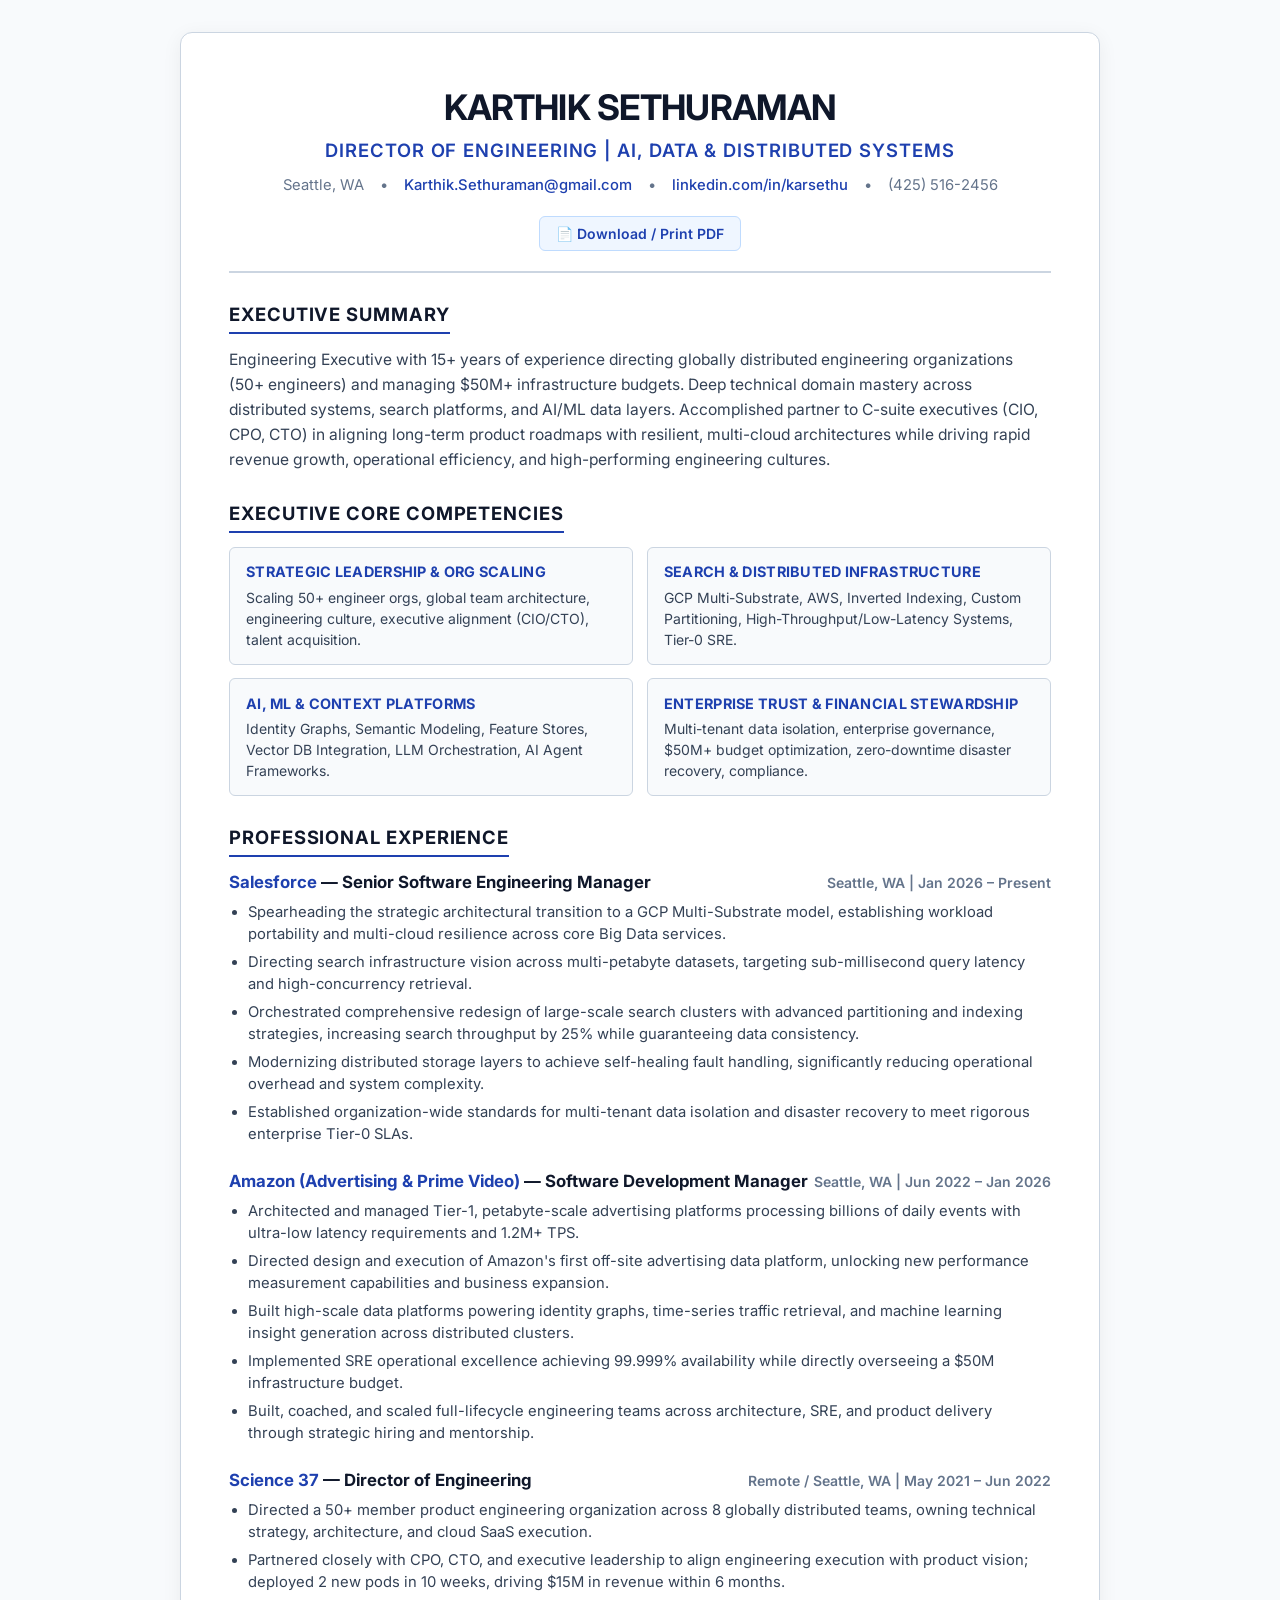
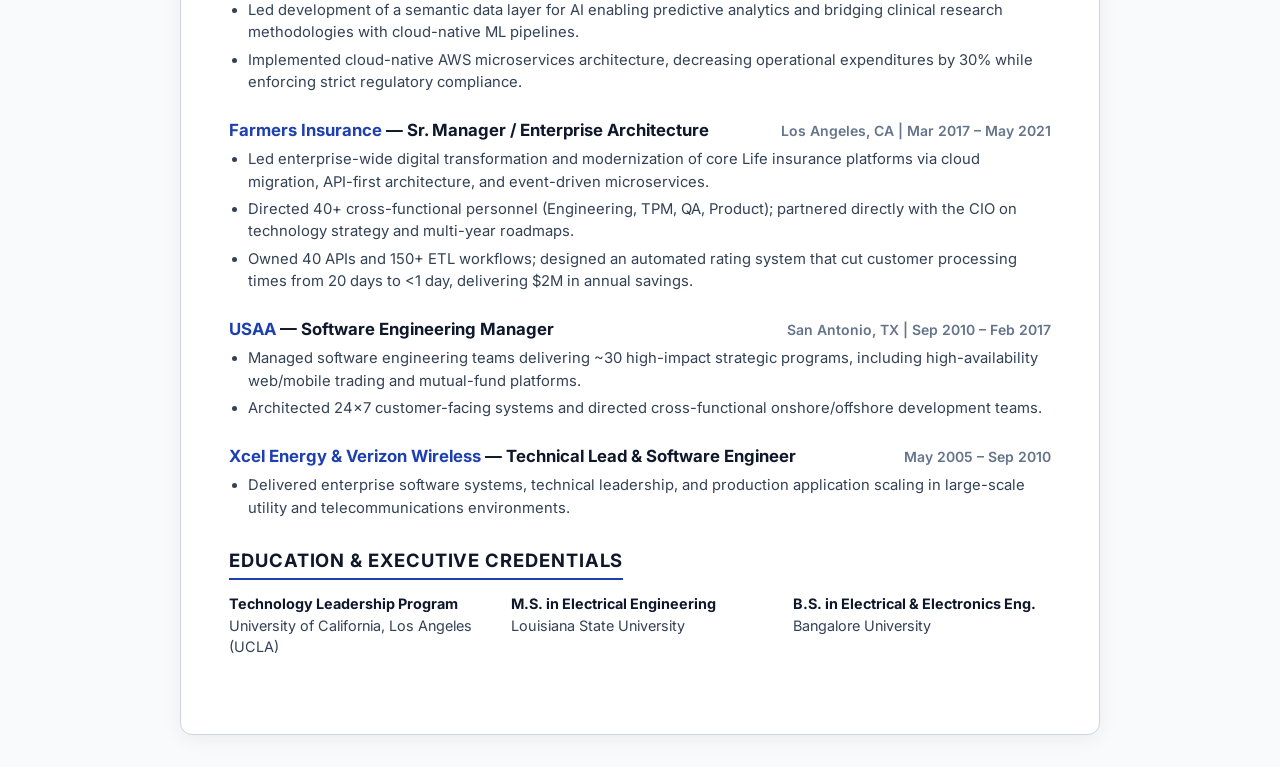
<file: index.html>
<!DOCTYPE html>
<html lang="en">
<head>
    <meta charset="UTF-8">
    <meta name="viewport" content="width=device-width, initial-scale=1.0">
    <title>Karthik Sethuraman - Director of Engineering</title>
    <link href="https://fonts.googleapis.com/css2?family=Inter:wght@300;400;500;600;700&display=swap" rel="stylesheet">
    <link rel="icon" href="data:image/svg+xml,<svg xmlns=%22http://www.w3.org/2000/svg%22 viewBox=%220 0 100 100%22><text y=%22.9em%22 font-size=%2290%22>⚡</text></svg>">
    <style>
        :root {
            --primary-color: #0f172a;
            --secondary-color: #1e40af;
            --text-main: #334155;
            --text-muted: #64748b;
            --bg-light: #f8fafc;
            --card-bg: #ffffff;
            --border-color: #cbd5e1;
        }

        * {
            box-sizing: border-box;
            margin: 0;
            padding: 0;
        }

        body {
            font-family: 'Inter', -apple-system, BlinkMacSystemFont, "Segoe UI", Roboto, sans-serif;
            background-color: var(--bg-light);
            color: var(--text-main);
            line-height: 1.5;
            padding: 2rem 1rem;
        }

        .resume-container {
            max-width: 920px;
            margin: 0 auto;
            background: var(--card-bg);
            padding: 3rem;
            border-radius: 12px;
            box-shadow: 0 4px 20px rgba(0, 0, 0, 0.06);
            border: 1px solid var(--border-color);
        }

        header {
            border-bottom: 2px solid var(--border-color);
            padding-bottom: 1.25rem;
            margin-bottom: 1.75rem;
            text-align: center;
        }

        header h1 {
            font-size: 2.2rem;
            font-weight: 700;
            color: var(--primary-color);
            letter-spacing: -0.02em;
            margin-bottom: 0.2rem;
        }

        header .subtitle {
            font-size: 1.15rem;
            font-weight: 600;
            color: var(--secondary-color);
            text-transform: uppercase;
            letter-spacing: 0.05em;
            margin-bottom: 0.6rem;
        }

        .contact-info {
            display: flex;
            justify-content: center;
            gap: 1rem;
            flex-wrap: wrap;
            font-size: 0.925rem;
            color: var(--text-muted);
            margin-bottom: 0.75rem;
        }

        .contact-info a {
            color: var(--secondary-color);
            text-decoration: none;
            font-weight: 500;
        }

        .contact-info a:hover {
            text-decoration: underline;
        }

        .print-btn {
            margin-top: 0.5rem;
            padding: 0.5rem 1rem;
            font-family: inherit;
            font-size: 0.875rem;
            font-weight: 600;
            color: #1e40af;
            background: #eff6ff;
            border: 1px solid #bfdbfe;
            border-radius: 6px;
            cursor: pointer;
            transition: all 0.2s ease;
        }

        .print-btn:hover {
            background: #dbeafe;
        }

        section {
            margin-bottom: 1.75rem;
        }

        section h2 {
            font-size: 1.15rem;
            font-weight: 700;
            color: var(--primary-color);
            text-transform: uppercase;
            letter-spacing: 0.05em;
            border-bottom: 2px solid var(--secondary-color);
            display: inline-block;
            padding-bottom: 0.2rem;
            margin-bottom: 0.85rem;
        }

        .summary p {
            font-size: 0.975rem;
            color: var(--text-main);
            line-height: 1.6;
        }

        .skills-grid {
            display: grid;
            grid-template-columns: repeat(auto-fit, minmax(280px, 1fr));
            gap: 0.85rem;
        }

        .skill-card {
            background-color: var(--bg-light);
            padding: 0.85rem 1rem;
            border-radius: 6px;
            border: 1px solid var(--border-color);
        }

        .skill-card h3 {
            font-size: 0.9rem;
            font-weight: 700;
            color: var(--secondary-color);
            margin-bottom: 0.25rem;
            text-transform: uppercase;
            letter-spacing: 0.02em;
        }

        .skill-card p {
            font-size: 0.875rem;
            color: var(--text-main);
        }

        .job-entry {
            margin-bottom: 1.5rem;
        }

        .job-header {
            display: flex;
            justify-content: space-between;
            align-items: baseline;
            flex-wrap: wrap;
            margin-bottom: 0.35rem;
        }

        .job-title {
            font-size: 1.05rem;
            font-weight: 700;
            color: var(--primary-color);
        }

        .job-company {
            color: var(--secondary-color);
        }

        .job-details {
            font-size: 0.875rem;
            color: var(--text-muted);
            font-weight: 600;
        }

        ul.bullets {
            list-style-type: disc;
            padding-left: 1.2rem;
        }

        ul.bullets li {
            margin-bottom: 0.35rem;
            font-size: 0.925rem;
            line-height: 1.5;
        }

        .edu-grid {
            display: grid;
            grid-template-columns: repeat(auto-fit, minmax(250px, 1fr));
            gap: 0.5rem 1.5rem;
        }

        .edu-item p {
            font-size: 0.9rem;
        }

        .edu-item strong {
            color: var(--primary-color);
        }

        /* Print / PDF Export Styling */
        @media print {
            body {
                background: none;
                padding: 0;
            }
            .resume-container {
                box-shadow: none;
                border: none;
                padding: 0;
                max-width: 100%;
            }
            .print-btn {
                display: none; /* Hide download button on printed PDF */
            }
            section {
                margin-bottom: 1.25rem;
            }
            .job-entry {
                page-break-inside: avoid;
            }
        }

        @media (max-width: 600px) {
            .resume-container {
                padding: 1.25rem;
            }
            .job-header {
                flex-direction: column;
            }
        }
    </style>
</head>
<body>

    <main class="resume-container">

        <header>
            <h1>KARTHIK SETHURAMAN</h1>
            <p class="subtitle">Director of Engineering | AI, Data & Distributed Systems</p>
            <p class="contact-info">
                <span>Seattle, WA</span>
                <span>•</span>
                <a href="mailto:Karthik.Sethuraman@gmail.com">Karthik.Sethuraman@gmail.com</a>
                <span>•</span>
                <a href="https://linkedin.com/in/karsethu/" target="_blank">linkedin.com/in/karsethu</a>
                <span>•</span>
                <span>(425) 516-2456</span>
            </p>
            <button class="print-btn" onclick="window.print()">📄 Download / Print PDF</button>
        </header>

        <section class="summary">
            <h2>Executive Summary</h2>
            <p>
                Engineering Executive with 15+ years of experience directing globally distributed engineering organizations (50+ engineers) and managing $50M+ infrastructure budgets. Deep technical domain mastery across distributed systems, search platforms, and AI/ML data layers. Accomplished partner to C-suite executives (CIO, CPO, CTO) in aligning long-term product roadmaps with resilient, multi-cloud architectures while driving rapid revenue growth, operational efficiency, and high-performing engineering cultures.
            </p>
        </section>

        <section class="competencies">
            <h2>Executive Core Competencies</h2>
            <div class="skills-grid">
                <div class="skill-card">
                    <h3>Strategic Leadership & Org Scaling</h3>
                    <p>Scaling 50+ engineer orgs, global team architecture, engineering culture, executive alignment (CIO/CTO), talent acquisition.</p>
                </div>
                <div class="skill-card">
                    <h3>Search & Distributed Infrastructure</h3>
                    <p>GCP Multi-Substrate, AWS, Inverted Indexing, Custom Partitioning, High-Throughput/Low-Latency Systems, Tier-0 SRE.</p>
                </div>
                <div class="skill-card">
                    <h3>AI, ML & Context Platforms</h3>
                    <p>Identity Graphs, Semantic Modeling, Feature Stores, Vector DB Integration, LLM Orchestration, AI Agent Frameworks.</p>
                </div>
                <div class="skill-card">
                    <h3>Enterprise Trust & Financial Stewardship</h3>
                    <p>Multi-tenant data isolation, enterprise governance, $50M+ budget optimization, zero-downtime disaster recovery, compliance.</p>
                </div>
            </div>
        </section>

        <section class="experience">
            <h2>Professional Experience</h2>

            <div class="job-entry">
                <div class="job-header">
                    <span class="job-title"><span class="job-company">Salesforce</span> — Senior Software Engineering Manager</span>
                    <span class="job-details">Seattle, WA | Jan 2026 – Present</span>
                </div>
                <ul class="bullets">
                    <li>Spearheading the strategic architectural transition to a GCP Multi-Substrate model, establishing workload portability and multi-cloud resilience across core Big Data services.</li>
                    <li>Directing search infrastructure vision across multi-petabyte datasets, targeting sub-millisecond query latency and high-concurrency retrieval.</li>
                    <li>Orchestrated comprehensive redesign of large-scale search clusters with advanced partitioning and indexing strategies, increasing search throughput by 25% while guaranteeing data consistency.</li>
                    <li>Modernizing distributed storage layers to achieve self-healing fault handling, significantly reducing operational overhead and system complexity.</li>
                    <li>Established organization-wide standards for multi-tenant data isolation and disaster recovery to meet rigorous enterprise Tier-0 SLAs.</li>
                </ul>
            </div>

            <div class="job-entry">
                <div class="job-header">
                    <span class="job-title"><span class="job-company">Amazon (Advertising & Prime Video)</span> — Software Development Manager</span>
                    <span class="job-details">Seattle, WA | Jun 2022 – Jan 2026</span>
                </div>
                <ul class="bullets">
                    <li>Architected and managed Tier-1, petabyte-scale advertising platforms processing billions of daily events with ultra-low latency requirements and 1.2M+ TPS.</li>
                    <li>Directed design and execution of Amazon's first off-site advertising data platform, unlocking new performance measurement capabilities and business expansion.</li>
                    <li>Built high-scale data platforms powering identity graphs, time-series traffic retrieval, and machine learning insight generation across distributed clusters.</li>
                    <li>Implemented SRE operational excellence achieving 99.999% availability while directly overseeing a $50M infrastructure budget.</li>
                    <li>Built, coached, and scaled full-lifecycle engineering teams across architecture, SRE, and product delivery through strategic hiring and mentorship.</li>
                </ul>
            </div>

            <div class="job-entry">
                <div class="job-header">
                    <span class="job-title"><span class="job-company">Science 37</span> — Director of Engineering</span>
                    <span class="job-details">Remote / Seattle, WA | May 2021 – Jun 2022</span>
                </div>
                <ul class="bullets">
                    <li>Directed a 50+ member product engineering organization across 8 globally distributed teams, owning technical strategy, architecture, and cloud SaaS execution.</li>
                    <li>Partnered closely with CPO, CTO, and executive leadership to align engineering execution with product vision; deployed 2 new pods in 10 weeks, driving $15M in revenue within 6 months.</li>
                    <li>Led development of a semantic data layer for AI enabling predictive analytics and bridging clinical research methodologies with cloud-native ML pipelines.</li>
                    <li>Implemented cloud-native AWS microservices architecture, decreasing operational expenditures by 30% while enforcing strict regulatory compliance.</li>
                </ul>
            </div>

            <div class="job-entry">
                <div class="job-header">
                    <span class="job-title"><span class="job-company">Farmers Insurance</span> — Sr. Manager / Enterprise Architecture</span>
                    <span class="job-details">Los Angeles, CA | Mar 2017 – May 2021</span>
                </div>
                <ul class="bullets">
                    <li>Led enterprise-wide digital transformation and modernization of core Life insurance platforms via cloud migration, API-first architecture, and event-driven microservices.</li>
                    <li>Directed 40+ cross-functional personnel (Engineering, TPM, QA, Product); partnered directly with the CIO on technology strategy and multi-year roadmaps.</li>
                    <li>Owned 40 APIs and 150+ ETL workflows; designed an automated rating system that cut customer processing times from 20 days to &lt;1 day, delivering $2M in annual savings.</li>
                </ul>
            </div>

            <div class="job-entry">
                <div class="job-header">
                    <span class="job-title"><span class="job-company">USAA</span> — Software Engineering Manager</span>
                    <span class="job-details">San Antonio, TX | Sep 2010 – Feb 2017</span>
                </div>
                <ul class="bullets">
                    <li>Managed software engineering teams delivering ~30 high-impact strategic programs, including high-availability web/mobile trading and mutual-fund platforms.</li>
                    <li>Architected 24x7 customer-facing systems and directed cross-functional onshore/offshore development teams.</li>
                </ul>
            </div>

            <div class="job-entry">
                <div class="job-header">
                    <span class="job-title"><span class="job-company">Xcel Energy & Verizon Wireless</span> — Technical Lead & Software Engineer</span>
                    <span class="job-details">May 2005 – Sep 2010</span>
                </div>
                <ul class="bullets">
                    <li>Delivered enterprise software systems, technical leadership, and production application scaling in large-scale utility and telecommunications environments.</li>
                </ul>
            </div>

        </section>

        <section class="education">
            <h2>Education & Executive Credentials</h2>
            <div class="edu-grid">
                <div class="edu-item">
                    <p><strong>Technology Leadership Program</strong><br>University of California, Los Angeles (UCLA)</p>
                </div>
                <div class="edu-item">
                    <p><strong>M.S. in Electrical Engineering</strong><br>Louisiana State University</p>
                </div>
                <div class="edu-item">
                    <p><strong>B.S. in Electrical & Electronics Eng.</strong><br>Bangalore University</p>
                </div>
            </div>
        </section>

    </main>

</body>
</html>
</file>
